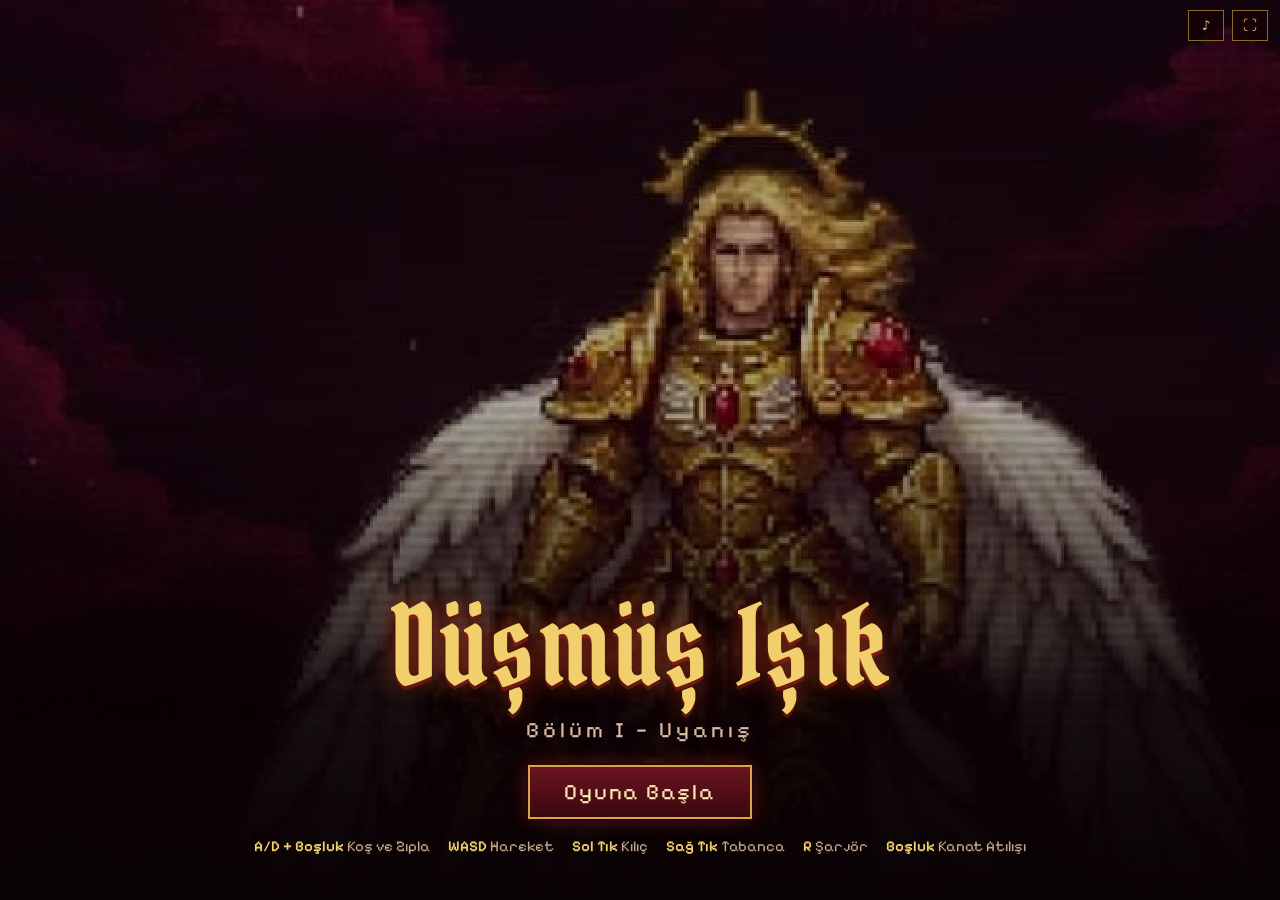
<file: index.html>
<!doctype html>
<html lang="tr">
<head>
<meta charset="utf-8">
<meta name="viewport" content="width=device-width, initial-scale=1, maximum-scale=1, user-scalable=no, viewport-fit=cover">
<meta name="theme-color" content="#120308">
<meta name="mobile-web-app-capable" content="yes">
<meta name="apple-mobile-web-app-capable" content="yes">
<title>Düşmüş Işık</title>
<link rel="preconnect" href="https://fonts.googleapis.com">
<link rel="preconnect" href="https://fonts.gstatic.com" crossorigin>
<link href="https://fonts.googleapis.com/css2?family=Pirata+One&family=Pixelify+Sans:wght@400;600&display=swap" rel="stylesheet">
<link rel="stylesheet" href="style.css">
</head>
<body>
<canvas id="game"></canvas>

<!-- Başlık ekranı -->
<div id="title" class="screen">
  <div class="title-art"></div>
  <div class="title-inner">
    <h1>Düşmüş Işık</h1>
    <p class="sub">Bölüm I — Uyanış</p>
    <button id="btn-start" class="btn">Oyuna Başla</button>
    <div class="controls-info pc-only">
      <span><b>A/D + Boşluk</b> Koş ve Zıpla</span>
      <span><b>WASD</b> Hareket</span>
      <span><b>Sol Tık</b> Kılıç</span>
      <span><b>Sağ Tık</b> Tabanca</span>
      <span><b>R</b> Şarjör</span>
      <span><b>Boşluk</b> Kanat Atılışı</span>
    </div>
    <div class="controls-info touch-only">
      <span>Sol taraf: Hareket</span>
      <span>Sağ tuşlar: Zıpla · Kılıç · Tabanca · Atılış</span>
      <span>En iyi deneyim için telefonu yan çevir</span>
    </div>
  </div>
</div>

<!-- Sinematik yazı -->
<div id="cine-text"></div>
<div id="title-card"><h2>Düşmüş Işık</h2><p>Bölüm I — Uyanış</p></div>
<div id="banner"></div>
<div id="bubble"></div>

<!-- Diyalog -->
<div id="dialog">
  <img id="dlg-portrait" src="assets/portrait.png" alt="">
  <div class="dlg-body">
    <div id="dlg-name"></div>
    <div id="dlg-text"></div>
    <div class="dlg-next">▼</div>
  </div>
</div>

<!-- HUD -->
<div id="hud">
  <div id="objective"></div>
  <div id="tip"></div>
  <div id="boss">
    <div id="boss-name">Kanlı Bekçi</div>
    <div id="boss-bar"><div id="boss-fill"></div></div>
  </div>
</div>

<div id="top-buttons">
  <button id="btn-skip" class="icon-btn">Geç ▸▸</button>
  <button id="btn-mute" class="icon-btn" title="Ses">♪</button>
  <button id="btn-full" class="icon-btn" title="Tam ekran">⛶</button>
</div>

<!-- Dokunmatik kontroller -->
<div id="touch">
  <div id="joy"><div id="joy-knob"></div></div>
  <div id="tbtns">
    <button id="t-sword" class="tbtn big">⚔</button>
    <button id="t-fire" class="tbtn">⌖</button>
    <button id="t-dash" class="tbtn small">➶</button>
    <button id="t-jump" class="tbtn big">⤒</button>
  </div>
</div>

<!-- Ölüm / Son -->
<div id="dead" class="screen overlay">
  <h2>Düştün</h2>
  <p>Ama ışık henüz sönmedi...</p>
  <button id="btn-respawn" class="btn">Yeniden Doğ</button>
</div>
<div id="end" class="screen overlay">
  <h2>Bölüm I Sonu</h2>
  <p class="sub">Devam edecek...</p>
  <p id="end-stats"></p>
  <button id="btn-again" class="btn">Tekrar Oyna</button>
</div>
<div id="pause" class="screen overlay">
  <h2>Duraklatıldı</h2>
  <button id="btn-resume" class="btn">Devam Et</button>
</div>

<script src="js/game.js"></script>
</body>
</html>
</file>
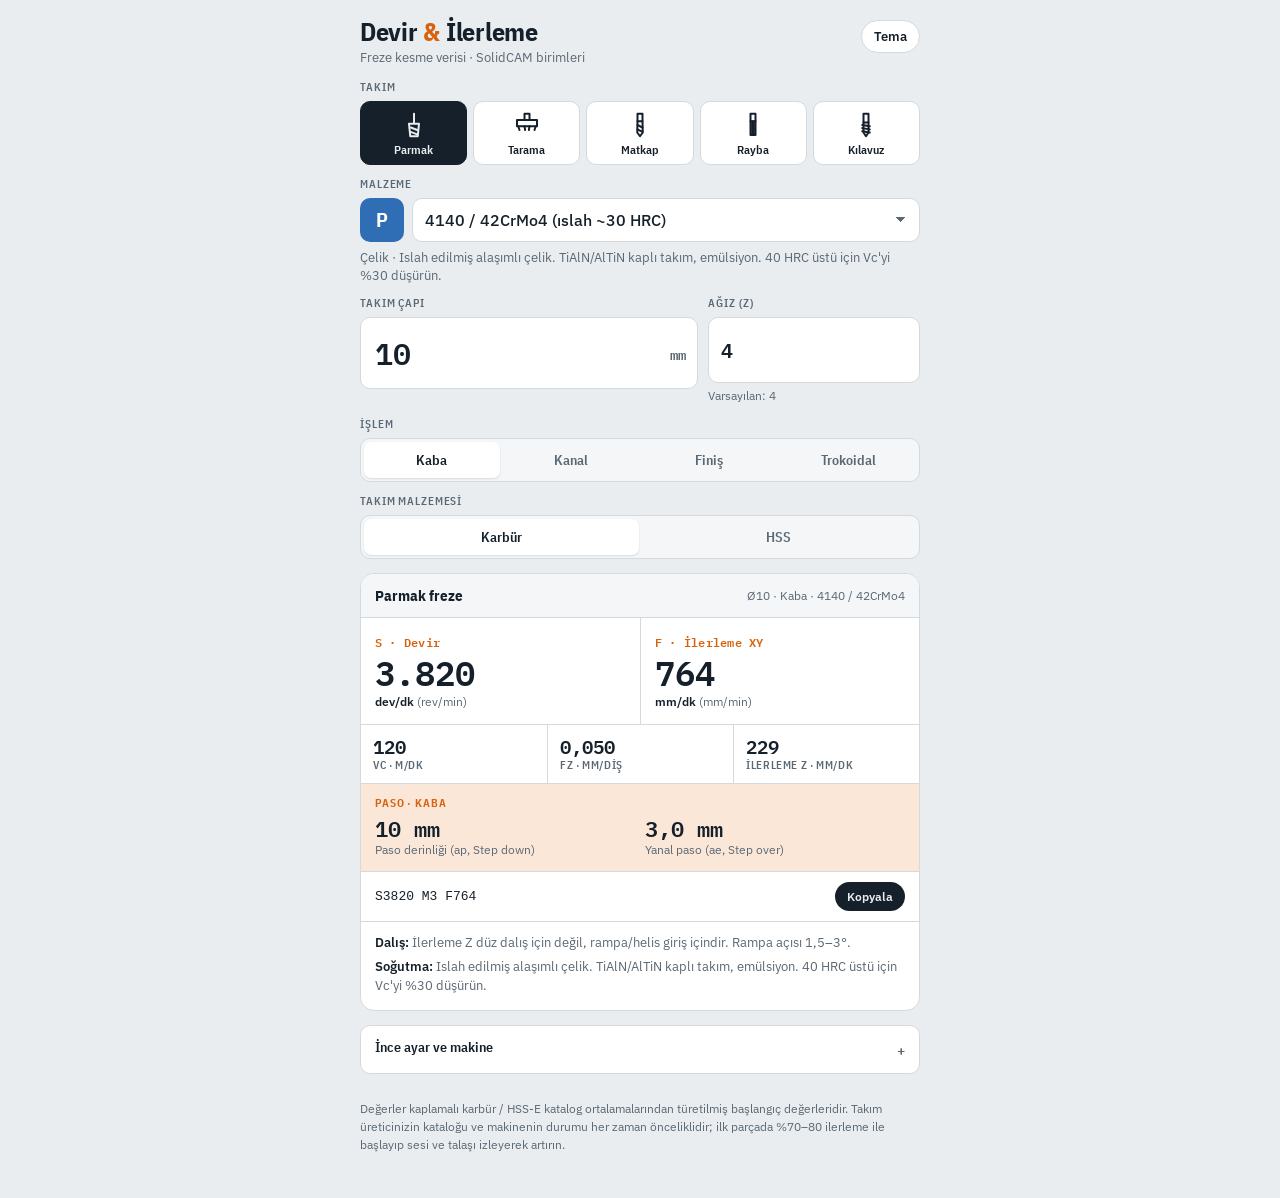
<file: freze/index.html>
<!doctype html>
<html lang="tr">
<head>
<meta charset="utf-8">
<meta name="viewport" content="width=device-width, initial-scale=1, viewport-fit=cover">
<title>Freze Devir Hesabı</title>
<meta name="claude:viewport-fit-sides" content="cover">
<meta name="theme-color" content="#E06A12">
<meta name="apple-mobile-web-app-capable" content="yes">
<meta name="mobile-web-app-capable" content="yes">
<meta name="apple-mobile-web-app-title" content="Devir Hesabı">
<link rel="manifest" href="manifest.json">
<link rel="icon" href="icon.svg" type="image/svg+xml">
<link rel="apple-touch-icon" href="icon-192.png">
<link rel="preconnect" href="https://fonts.googleapis.com">
<link rel="stylesheet" href="https://fonts.googleapis.com/css2?family=IBM+Plex+Mono:wght@500;600&family=IBM+Plex+Sans+Condensed:wght@500;600;700&family=IBM+Plex+Sans:wght@400;500;600&display=swap">
<style>
/* Layout: tek kolon atölye aleti — üstte takım/malzeme seçimi, altta SolidCAM birimlerinde sonuç kartı */
:root {
  --bg: #E9EDF0;
  --panel: #FFFFFF;
  --panel-2: #F4F6F8;
  --ink: #15202A;
  --muted: #5A6874;
  --line: #D2D9DF;
  --accent: #D9620E;
  --accent-ink: #FFFFFF;
  --accent-soft: #FBE7D8;
  --warn: #9A5B00;
  --warn-bg: #FFF2D6;
  --iso-P: #2F6DB5; --iso-M: #C99A00; --iso-K: #C8322F;
  --iso-N: #3E9A4A; --iso-S: #C9701A; --iso-O: #7E56B8;
  --f-display: "IBM Plex Sans Condensed", "Roboto Condensed", "Arial Narrow", system-ui, sans-serif;
  --f-body: "IBM Plex Sans", system-ui, -apple-system, "Segoe UI", Roboto, sans-serif;
  --f-mono: "IBM Plex Mono", ui-monospace, "SFMono-Regular", Menlo, Consolas, monospace;
  --r: 10px;
}
@media (prefers-color-scheme: dark) {
  :root:not([data-theme="light"]) {
    --bg: #10151A; --panel: #192027; --panel-2: #141A20; --ink: #E6EBEF; --muted: #93A1AC;
    --line: #2A343D; --accent: #F0873A; --accent-ink: #1A0E04; --accent-soft: #3A2414;
    --warn: #F3C46A; --warn-bg: #33270F;
    --iso-P: #6FA3E8; --iso-M: #E8C341; --iso-K: #EE6A66; --iso-N: #6CC678; --iso-S: #EE9C4E; --iso-O: #B08CE6;
    color-scheme: dark;
  }
}
:root[data-theme="dark"] {
  --bg: #10151A; --panel: #192027; --panel-2: #141A20; --ink: #E6EBEF; --muted: #93A1AC;
  --line: #2A343D; --accent: #F0873A; --accent-ink: #1A0E04; --accent-soft: #3A2414;
  --warn: #F3C46A; --warn-bg: #33270F;
  --iso-P: #6FA3E8; --iso-M: #E8C341; --iso-K: #EE6A66; --iso-N: #6CC678; --iso-S: #EE9C4E; --iso-O: #B08CE6;
  color-scheme: dark;
}
* { box-sizing: border-box; }
[hidden] { display: none !important; }
input[type=number]::-webkit-inner-spin-button, input[type=number]::-webkit-outer-spin-button { -webkit-appearance: none; margin: 0; }
input[type=number] { -moz-appearance: textfield; }
html { -webkit-text-size-adjust: 100%; }
body {
  margin: 0; background: var(--bg); color: var(--ink);
  font: 15px/1.45 var(--f-body);
  padding-left: max(16px, env(safe-area-inset-left, 0px));
  padding-right: max(16px, env(safe-area-inset-right, 0px));
  padding-block: 0 32px;
}
.wrap { max-width: 560px; margin: 0 auto; display: flex; flex-direction: column; gap: 14px; }
header.top {
  display: flex; align-items: baseline; justify-content: space-between; gap: 12px;
  padding-top: calc(env(safe-area-inset-top, 0px) + 18px);
}
h1 { font: 700 26px/1.05 var(--f-display); margin: 0; letter-spacing: -0.01em; text-wrap: balance; }
h1 span { color: var(--accent); }
.sub { color: var(--muted); font-size: 13px; margin-top: 4px; }
.iconbtn {
  background: var(--panel); border: 1px solid var(--line); color: var(--ink);
  border-radius: 999px; padding: 7px 12px; font: 600 13px var(--f-body); cursor: pointer;
}
.label {
  font: 600 11px/1 var(--f-display); text-transform: uppercase; letter-spacing: 0.08em;
  color: var(--muted); margin-bottom: 8px; display: block;
}
section.block { display: flex; flex-direction: column; }

/* Takım seçici */
.tools { display: grid; grid-template-columns: repeat(5, minmax(0, 1fr)); gap: 6px; }
.tool {
  border: 1px solid var(--line); background: var(--panel); color: var(--ink);
  border-radius: var(--r); padding: 8px 2px 7px; cursor: pointer;
  display: flex; flex-direction: column; align-items: center; gap: 4px;
  font: 600 11.5px/1.1 var(--f-display); text-align: center; min-width: 0;
}
.tool svg { width: 30px; height: 30px; stroke: currentColor; fill: none; stroke-width: 1.6; stroke-linecap: round; stroke-linejoin: round; }
.tool[aria-pressed="true"] { background: var(--ink); color: var(--bg); border-color: var(--ink); }
.tool:focus-visible, .seg button:focus-visible, select:focus-visible, input:focus-visible, .iconbtn:focus-visible {
  outline: 2px solid var(--accent); outline-offset: 2px;
}

/* Malzeme */
.matrow { display: flex; gap: 8px; align-items: stretch; }
.isobadge {
  flex: 0 0 44px; border-radius: var(--r); display: grid; place-items: center;
  font: 700 20px var(--f-display); color: #fff; background: var(--iso-P);
}
select, input[type="number"] {
  width: 100%; min-width: 0; background: var(--panel); color: var(--ink);
  border: 1px solid var(--line); border-radius: var(--r);
  font: 500 16px var(--f-body); padding: 11px 12px; appearance: none; -webkit-appearance: none;
}
select {
  background-image: linear-gradient(45deg, transparent 50%, var(--muted) 50%), linear-gradient(135deg, var(--muted) 50%, transparent 50%);
  background-position: calc(100% - 18px) 50%, calc(100% - 13px) 50%;
  background-size: 5px 5px; background-repeat: no-repeat; padding-right: 34px;
}
.matnote { color: var(--muted); font-size: 12.5px; margin-top: 6px; }

/* Çap girişi */
.inputs { display: grid; grid-template-columns: 1.6fr 1fr; gap: 10px; }
.inputs.three { grid-template-columns: 1.4fr 1fr 1fr; }
.field { display: flex; flex-direction: column; min-width: 0; }
.big {
  position: relative;
}
.big input { font: 600 30px/1 var(--f-mono); padding: 12px 44px 12px 14px; font-variant-numeric: tabular-nums; }
.big .unit { position: absolute; right: 12px; top: 50%; transform: translateY(-50%); color: var(--muted); font: 600 14px var(--f-mono); pointer-events: none; }
.small input { font: 600 20px/1 var(--f-mono); padding: 16px 12px; font-variant-numeric: tabular-nums; }
.hint { font-size: 11.5px; color: var(--muted); margin-top: 5px; }
.hint button { background: none; border: 0; color: var(--accent); font: 600 11.5px var(--f-body); padding: 0; cursor: pointer; }

/* Segment */
.seg { display: flex; background: var(--panel-2); border: 1px solid var(--line); border-radius: var(--r); padding: 3px; gap: 3px; }
.seg button {
  flex: 1 1 0; min-width: 0; border: 0; background: transparent; color: var(--muted);
  border-radius: 7px; padding: 9px 4px; font: 600 13.5px var(--f-display); cursor: pointer;
}
.seg button[aria-pressed="true"] { background: var(--panel); color: var(--ink); box-shadow: 0 1px 2px rgba(0,0,0,.12); }
.row2 { display: grid; grid-template-columns: 1fr 1fr; gap: 10px; }

/* Sonuç kartı */
.result {
  background: var(--panel); border: 1px solid var(--line); border-radius: 14px; overflow: hidden;
}
.result-head {
  display: flex; justify-content: space-between; align-items: center; gap: 8px;
  padding: 12px 14px; border-bottom: 1px solid var(--line); background: var(--panel-2);
}
.result-head .t { font: 700 15px var(--f-display); }
.result-head .m { color: var(--muted); font-size: 12px; text-align: right; }
.primary { display: grid; grid-template-columns: 1fr 1fr; }
.primary .cell { padding: 14px; min-width: 0; }
.primary .cell + .cell { border-left: 1px solid var(--line); }
.code { font: 600 12px var(--f-mono); color: var(--accent); letter-spacing: 0.02em; }
.val { font: 600 34px/1.1 var(--f-mono); font-variant-numeric: tabular-nums; margin: 2px 0; overflow-wrap: anywhere; }
.u { color: var(--muted); font-size: 12px; }
.u b { color: var(--ink); font-weight: 600; }
.grid3 { display: grid; grid-template-columns: repeat(3, minmax(0, 1fr)); border-top: 1px solid var(--line); }
.grid3 .cell { padding: 11px 12px; min-width: 0; }
.grid3 .cell:not(:nth-child(3n+1)) { border-left: 1px solid var(--line); }
.grid3 .cell:nth-child(n+4) { border-top: 1px solid var(--line); }
.grid3 .v { font: 600 19px/1.2 var(--f-mono); font-variant-numeric: tabular-nums; overflow-wrap: anywhere; }
.grid3 .k { font: 600 10.5px/1.2 var(--f-display); text-transform: uppercase; letter-spacing: .06em; color: var(--muted); }
.paso { border-top: 1px solid var(--line); padding: 12px 14px; background: var(--accent-soft); }
.paso .k { font: 700 11px var(--f-display); letter-spacing: .08em; text-transform: uppercase; color: var(--accent); }
.paso-grid { display: grid; grid-template-columns: repeat(auto-fit, minmax(120px, 1fr)); gap: 10px; margin-top: 6px; }
.paso-grid .v { font: 600 22px/1.15 var(--f-mono); font-variant-numeric: tabular-nums; }
.paso-grid .d { font-size: 12px; color: var(--muted); }
.gcode {
  border-top: 1px solid var(--line); padding: 10px 14px; font: 500 13px var(--f-mono);
  display: flex; justify-content: space-between; align-items: center; gap: 10px;
}
.gcode code { overflow-x: auto; white-space: nowrap; min-width: 0; }
.gcode button { flex: 0 0 auto; background: var(--ink); color: var(--bg); border: 0; border-radius: 999px; padding: 7px 12px; font: 600 12px var(--f-body); cursor: pointer; }
.warn { margin: 0; padding: 10px 14px; background: var(--warn-bg); color: var(--warn); font-size: 13px; border-top: 1px solid var(--line); }
.notes { padding: 12px 14px 14px; border-top: 1px solid var(--line); display: flex; flex-direction: column; gap: 6px; font-size: 13px; color: var(--muted); }
.notes p { margin: 0; }
.notes b { color: var(--ink); font-weight: 600; }

details.tune { background: var(--panel); border: 1px solid var(--line); border-radius: var(--r); }
details.tune summary { padding: 12px 14px; cursor: pointer; font: 600 14px var(--f-display); list-style: none; display: flex; justify-content: space-between; }
details.tune summary::after { content: "+"; color: var(--muted); font-family: var(--f-mono); }
details.tune[open] summary::after { content: "–"; }
details.tune .in { padding: 0 14px 14px; display: flex; flex-direction: column; gap: 12px; }
.foot { color: var(--muted); font-size: 12px; line-height: 1.5; }
.toast { position: fixed; left: 50%; bottom: calc(20px + env(safe-area-inset-bottom, 0px)); transform: translateX(-50%); background: var(--ink); color: var(--bg); padding: 9px 16px; border-radius: 999px; font: 600 13px var(--f-body); opacity: 0; transition: opacity .2s; pointer-events: none; }
.toast.on { opacity: 1; }
@media (max-width: 380px) {
  .val { font-size: 28px; }
  .tool { font-size: 10.5px; }
  .tool svg { width: 26px; height: 26px; }
}
@media (prefers-reduced-motion: reduce) { .toast { transition: none; } }
</style>
</head>
<body>
<div class="wrap">
  <header class="top">
    <div>
      <h1>Devir <span>&amp;</span> İlerleme</h1>
      <div class="sub">Freze kesme verisi · SolidCAM birimleri</div>
    </div>
    <button class="iconbtn" id="themeBtn" type="button" aria-label="Tema değiştir">Tema</button>
  </header>

  <section class="block" aria-label="Takım tipi">
    <span class="label">Takım</span>
    <div class="tools" id="tools"></div>
  </section>

  <section class="block">
    <label class="label" for="mat">Malzeme</label>
    <div class="matrow">
      <div class="isobadge" id="iso" title="ISO malzeme grubu">P</div>
      <select id="mat"></select>
    </div>
    <div class="matnote" id="matnote"></div>
  </section>

  <section class="block">
    <div class="inputs" id="inputsRow">
      <div class="field">
        <label class="label" for="dia" id="diaLabel">Takım çapı</label>
        <div class="big"><input id="dia" type="number" inputmode="decimal" min="0.1" step="0.1" value="10"><span class="unit">mm</span></div>
      </div>
      <div class="field small" id="zField">
        <label class="label" for="z" id="zLabel">Ağız (Z)</label>
        <input id="z" type="number" inputmode="numeric" min="1" step="1">
        <div class="hint" id="zHint"></div>
      </div>
      <div class="field small" id="pField" hidden>
        <label class="label" for="pitch">Hatve (P)</label>
        <input id="pitch" type="number" inputmode="decimal" min="0.1" step="0.05">
        <div class="hint" id="pHint"></div>
      </div>
    </div>
  </section>

  <section class="block" id="opBlock">
    <span class="label" id="opLabel">İşlem</span>
    <div class="seg" id="ops"></div>
  </section>

  <section class="block" id="tmBlock">
    <span class="label">Takım malzemesi</span>
    <div class="seg" id="tms"></div>
  </section>

  <article class="result" aria-live="polite">
    <div class="result-head">
      <div class="t" id="rTitle">Parmak freze</div>
      <div class="m" id="rMeta"></div>
    </div>
    <div class="primary">
      <div class="cell">
        <div class="code">S · Devir</div>
        <div class="val" id="rS">0</div>
        <div class="u"><b>dev/dk</b> (rev/min)</div>
      </div>
      <div class="cell">
        <div class="code" id="rFcode">F · İlerleme XY</div>
        <div class="val" id="rF">0</div>
        <div class="u"><b>mm/dk</b> (mm/min)</div>
      </div>
    </div>
    <div class="grid3" id="rGrid"></div>
    <p class="warn" id="rWarn" hidden></p>
    <div class="paso">
      <div class="k" id="pasoTitle">Paso</div>
      <div class="paso-grid" id="rPaso"></div>
    </div>
    <div class="gcode"><code id="rG">S0 M3 F0</code><button type="button" id="copyBtn">Kopyala</button></div>
    <div class="notes" id="rNotes"></div>
  </article>

  <details class="tune" id="tune">
    <summary>İnce ayar ve makine</summary>
    <div class="in">
      <div class="row2">
        <div class="field">
          <label class="label" for="vcOv">Vc (m/dk)</label>
          <input id="vcOv" type="number" inputmode="decimal" min="1" step="1" placeholder="öneri">
          <div class="hint" id="vcHint"></div>
        </div>
        <div class="field">
          <label class="label" for="fOv" id="fOvLabel">Fz (mm/diş)</label>
          <input id="fOv" type="number" inputmode="decimal" min="0.001" step="0.001" placeholder="öneri">
          <div class="hint" id="fHint"></div>
        </div>
      </div>
      <div class="field">
        <label class="label" for="maxS">Makine maks. devir (dev/dk)</label>
        <input id="maxS" type="number" inputmode="numeric" min="500" step="500" value="10000">
        <div class="hint">Hesaplanan devir bunu aşarsa devir sınırlanır, ilerleme aynı Fz ile yeniden hesaplanır.</div>
      </div>
      <div class="field">
        <label class="label" for="ovr">İlerleme çarpanı: <span id="ovrVal">100</span>%</label>
        <input id="ovr" type="range" min="50" max="150" step="5" value="100" style="width:100%">
        <div class="hint">Takım tutucu, bağlama rijitliği ve takım uzunluğuna göre ayarlayın.</div>
      </div>
    </div>
  </details>

  <p class="foot">Değerler kaplamalı karbür / HSS-E katalog ortalamalarından türetilmiş başlangıç değerleridir. Takım üreticinizin kataloğu ve makinenin durumu her zaman önceliklidir; ilk parçada %70–80 ilerleme ile başlayıp sesi ve talaşı izleyerek artırın.</p>
</div>
<div class="toast" id="toast" role="status">Kopyalandı</div>

<script>
(function () {
"use strict";

/* ---------- Veri ----------
   vcC/vcH  : parmak freze Vc (m/dk) karbür / HSS
   fzk      : parmak freze Fz = fzk × D (mm/diş, karbür, kaba)
   ap, ae   : kaba paso oranları (×D); slot: kanal ap/D; aeT: trokoidal ae/D
   face     : tarama kafası (karbür uç) vc, fz, kaba ap(mm)
   drill    : vcC, vcH, fk (f = fk × D mm/dev)
   ream     : vcC, vcH, fk
   tap      : vcH (HSS-E), vcC (karbür)
   peck     : gagalama Q = peck × D
*/
const M = [
  { id:"st37", g:"P", n:"St37 / S235 yapı çeliği", note:"Düşük karbonlu, kolay işlenir. Talaş sarmaya meyilli; talaş kırıcı/soğutma önerilir.",
    vcC:170, vcH:30, fzk:.006, ap:1, ae:.40, slot:.5, aeT:.12, face:{vc:220,fz:.15,ap:2.5}, drill:{vcC:100,vcH:28,fk:.020}, ream:{vcC:25,vcH:10,fk:.035}, tap:{vcH:15,vcC:30}, peck:1.0 },
  { id:"c45", g:"P", n:"C45 / 1040 çelik", note:"Orta karbonlu imalat çeliği. Emülsiyon soğutma.",
    vcC:150, vcH:25, fzk:.0055, ap:1, ae:.35, slot:.5, aeT:.10, face:{vc:200,fz:.15,ap:2}, drill:{vcC:90,vcH:24,fk:.019}, ream:{vcC:20,vcH:8,fk:.030}, tap:{vcH:12,vcC:25}, peck:1.0 },
  { id:"4140", g:"P", n:"4140 / 42CrMo4 (ıslah ~30 HRC)", note:"Islah edilmiş alaşımlı çelik. TiAlN/AlTiN kaplı takım, emülsiyon. 40 HRC üstü için Vc'yi %30 düşürün.",
    vcC:120, vcH:18, fzk:.005, ap:1, ae:.30, slot:.4, aeT:.10, face:{vc:170,fz:.14,ap:2}, drill:{vcC:75,vcH:18,fk:.017}, ream:{vcC:15,vcH:6,fk:.028}, tap:{vcH:8,vcC:18}, peck:1.0 },
  { id:"p20", g:"P", n:"1.2738 / P20 kalıp çeliği", note:"Ön sertleştirilmiş (~30–34 HRC) kalıp çeliği. 4140'a yakın parametreler.",
    vcC:115, vcH:18, fzk:.005, ap:1, ae:.30, slot:.4, aeT:.10, face:{vc:160,fz:.14,ap:2}, drill:{vcC:70,vcH:17,fk:.017}, ream:{vcC:14,vcH:6,fk:.028}, tap:{vcH:8,vcC:16}, peck:1.0 },
  { id:"2379", g:"P", n:"1.2379 / D2 takım çeliği (tavlı)", note:"Yüksek kromlu, aşındırıcı. Tavlı halde işleyin; rijit bağlama, kaplamalı karbür.",
    vcC:90, vcH:12, fzk:.0045, ap:.8, ae:.25, slot:.3, aeT:.08, face:{vc:140,fz:.12,ap:1.5}, drill:{vcC:55,vcH:12,fk:.015}, ream:{vcC:10,vcH:4,fk:.025}, tap:{vcH:5,vcC:12}, peck:.7 },
  { id:"ss", g:"M", n:"Paslanmaz çelik 304 / 316", note:"Pekleşir: takımı yerinde bekletmeyin, ilerlemeyi düşürmeyin. Bol soğutma, keskin ağız.",
    vcC:90, vcH:15, fzk:.0045, ap:1, ae:.25, slot:.3, aeT:.08, face:{vc:150,fz:.12,ap:2}, drill:{vcC:50,vcH:12,fk:.015}, ream:{vcC:10,vcH:5,fk:.025}, tap:{vcH:5,vcC:12}, peck:.5 },
  { id:"ss2", g:"M", n:"Paslanmaz 303 / 17-4PH", note:"303 kükürtlü, daha kolay işlenir; 17-4PH sertleştirilmiş halde %20 daha yavaş çalışın.",
    vcC:100, vcH:17, fzk:.0045, ap:1, ae:.28, slot:.35, aeT:.09, face:{vc:160,fz:.12,ap:2}, drill:{vcC:55,vcH:13,fk:.016}, ream:{vcC:11,vcH:5,fk:.026}, tap:{vcH:6,vcC:14}, peck:.6 },
  { id:"gg", g:"K", n:"Dökme demir GG25 / GJL-250", note:"Kısa talaş, kuru veya hava ile işlenir. Toz emişi önerilir.",
    vcC:140, vcH:22, fzk:.006, ap:1, ae:.40, slot:.5, aeT:.12, face:{vc:200,fz:.18,ap:3}, drill:{vcC:80,vcH:22,fk:.022}, ream:{vcC:20,vcH:8,fk:.040}, tap:{vcH:10,vcC:20}, peck:1.5 },
  { id:"ggg", g:"K", n:"Sfero döküm GGG40 / GJS-400", note:"Dökme demirden daha tok; emülsiyon kullanılabilir.",
    vcC:120, vcH:20, fzk:.0055, ap:1, ae:.35, slot:.45, aeT:.10, face:{vc:170,fz:.15,ap:2.5}, drill:{vcC:70,vcH:20,fk:.020}, ream:{vcC:18,vcH:7,fk:.035}, tap:{vcH:9,vcC:18}, peck:1.2 },
  { id:"al", g:"N", n:"Alüminyum 6061 / 7075 (dövme)", note:"2–3 ağızlı, parlak veya DLC kaplı takım. Bol soğutma ya da MQL; talaş tahliyesi kritik.",
    vcC:300, vcH:90, fzk:.010, ap:1, ae:.50, slot:1, aeT:.15, face:{vc:600,fz:.15,ap:4}, drill:{vcC:150,vcH:60,fk:.025}, ream:{vcC:60,vcH:20,fk:.050}, tap:{vcH:20,vcC:40}, peck:3 },
  { id:"alc", g:"N", n:"Döküm alüminyum (AlSi)", note:"Silisyum aşındırır; DLC/elmas kaplı takım tercih edin.",
    vcC:220, vcH:60, fzk:.008, ap:.8, ae:.40, slot:.8, aeT:.12, face:{vc:400,fz:.12,ap:3}, drill:{vcC:120,vcH:45,fk:.020}, ream:{vcC:50,vcH:15,fk:.040}, tap:{vcH:15,vcC:30}, peck:2 },
  { id:"brass", g:"N", n:"Pirinç (CuZn39Pb3)", note:"Kısa talaş, kuru veya hava ile işlenir. Sıfır/negatif talaş açılı takım çekilmeyi önler.",
    vcC:200, vcH:60, fzk:.008, ap:1, ae:.50, slot:.8, aeT:.15, face:{vc:300,fz:.15,ap:3}, drill:{vcC:100,vcH:50,fk:.022}, ream:{vcC:40,vcH:20,fk:.040}, tap:{vcH:18,vcC:35}, peck:2 },
  { id:"bronze", g:"N", n:"Bronz (CuSn / Al-bronz)", note:"Alüminyum bronzu daha zordur; bu değerleri %20 düşürün.",
    vcC:140, vcH:35, fzk:.006, ap:.8, ae:.40, slot:.6, aeT:.12, face:{vc:220,fz:.12,ap:2.5}, drill:{vcC:80,vcH:30,fk:.020}, ream:{vcC:30,vcH:12,fk:.035}, tap:{vcH:12,vcC:25}, peck:1.5 },
  { id:"cu", g:"N", n:"Bakır (Cu-ETP / elektrolitik)", note:"Yapışkan ve sünek. Keskin, parlatılmış ağızlı takım; bol soğutma.",
    vcC:180, vcH:45, fzk:.007, ap:.8, ae:.40, slot:.6, aeT:.12, face:{vc:250,fz:.12,ap:2.5}, drill:{vcC:90,vcH:35,fk:.020}, ream:{vcC:30,vcH:12,fk:.035}, tap:{vcH:10,vcC:20}, peck:1.5 },
  { id:"ti", g:"S", n:"Titanyum Ti6Al4V", note:"Isıyı takıma verir. Düşük Vc, sabit yük, yüksek basınçlı soğutma.",
    vcC:50, vcH:10, fzk:.004, ap:1, ae:.20, slot:.25, aeT:.08, face:{vc:50,fz:.10,ap:1.5}, drill:{vcC:35,vcH:8,fk:.012}, ream:{vcC:8,vcH:3,fk:.020}, tap:{vcH:4,vcC:8}, peck:.5 },
  { id:"pa6", g:"O", n:"Kestamit (döküm PA6)", note:"Isınırsa şişer/erir: hava soğutma, keskin 1–2 ağızlı takım. Ölçüyü parça soğuduktan sonra alın.",
    vcC:250, vcH:150, fzk:.012, ap:1, ae:.50, slot:1, aeT:.20, face:{vc:400,fz:.15,ap:4}, drill:{vcC:80,vcH:60,fk:.030}, ream:{vcC:40,vcH:25,fk:.050}, tap:{vcH:20,vcC:30}, peck:1.5 },
  { id:"ptfe", g:"O", n:"Teflon (PTFE)", note:"Çok yumuşak ve esner. Keskin takım, hafif bağlama, son pasoda ince talaş. Isıl genleşmesi yüksek.",
    vcC:220, vcH:150, fzk:.012, ap:1, ae:.50, slot:1, aeT:.20, face:{vc:350,fz:.15,ap:3}, drill:{vcC:60,vcH:50,fk:.030}, ream:{vcC:30,vcH:20,fk:.050}, tap:{vcH:15,vcC:25}, peck:1.5 },
  { id:"pom", g:"O", n:"POM / Delrin (asetal)", note:"En kolay işlenen plastik. Hava soğutma, keskin takım.",
    vcC:300, vcH:180, fzk:.012, ap:1, ae:.50, slot:1, aeT:.20, face:{vc:400,fz:.15,ap:4}, drill:{vcC:90,vcH:60,fk:.030}, ream:{vcC:40,vcH:25,fk:.050}, tap:{vcH:20,vcC:30}, peck:2 },
  { id:"pe", g:"O", n:"PE-HD / PE-1000 (polietilen)", note:"Uzun lifli talaş verir; tek ağızlı takım ve hava ile talaş tahliyesi.",
    vcC:300, vcH:180, fzk:.014, ap:1, ae:.50, slot:1, aeT:.20, face:{vc:400,fz:.18,ap:4}, drill:{vcC:80,vcH:60,fk:.035}, ream:{vcC:40,vcH:25,fk:.050}, tap:{vcH:20,vcC:30}, peck:1.5 },
  { id:"pmma", g:"O", n:"Pleksi (PMMA / akrilik)", note:"Çatlamaya ve erimeye hassas. Tek ağız / O-flute takım, hava soğutma, delikte düşük ilerleme.",
    vcC:200, vcH:120, fzk:.008, ap:.8, ae:.40, slot:.6, aeT:.15, face:{vc:300,fz:.10,ap:2}, drill:{vcC:50,vcH:40,fk:.020}, ream:{vcC:25,vcH:15,fk:.040}, tap:{vcH:12,vcC:20}, peck:1 }
];
const ISO_NAME = { P:"Çelik", M:"Paslanmaz", K:"Döküm", N:"Demir dışı", S:"Süper alaşım", O:"Plastik" };

const TOOLS = [
  { id:"end",  n:"Parmak freze", s:"Parmak", svg:'<path d="M12 3v8M8 11h8l-1 10H9z"/><path d="M9.5 14l5 2M9.3 17.5l5.2 2"/>' },
  { id:"face", n:"Tarama kafası", s:"Tarama", svg:'<path d="M10 3h4v5h-4z"/><path d="M4 8h16v5H4z"/><path d="M5 13l1 3M10 13l.5 3M14 13l-.5 3M19 13l-1 3"/>' },
  { id:"drill",n:"Matkap", s:"Matkap", svg:'<path d="M10 3h4v6h-4z"/><path d="M10 9l-.2 9L12 21l2.2-3L14 9"/><path d="M10 12l4 2M10 15.5l4 2"/>' },
  { id:"ream", n:"Rayba", s:"Rayba", svg:'<path d="M10 3h4v6h-4z"/><path d="M10 9v11h4V9"/><path d="M11.3 9v11M12.7 9v11"/>' },
  { id:"tap",  n:"Kılavuz (diş çekme)", s:"Kılavuz", svg:'<path d="M10 3h4v7h-4z"/><path d="M10 10v8l2 3 2-3v-8"/><path d="M9 12l6 1M9 14.5l6 1M9 17l6 1"/>' }
];
const OPS = {
  end:  [["kaba","Kaba"],["kanal","Kanal"],["finis","Finiş"],["trok","Trokoidal"]],
  face: [["kaba","Kaba"],["finis","Finiş"]],
  drill:[["std","Standart"],["derin","Derin delik"]],
  ream: [["std","Standart"]],
  tap:  [["rijit","Rijit (G84)"],["form","Form (talaşsız)"]]
};
const COARSE = [[1,.25],[1.2,.25],[1.4,.3],[1.6,.35],[2,.4],[2.5,.45],[3,.5],[3.5,.6],[4,.7],[5,.8],[6,1],[7,1],[8,1.25],[10,1.5],[12,1.75],[14,2],[16,2],[18,2.5],[20,2.5],[22,2.5],[24,3],[27,3],[30,3.5],[33,3.5],[36,4],[39,4],[42,4.5],[48,5]];

/* ---------- Durum ---------- */
const st = { tool:"end", mat:"4140", op:{ end:"kaba", face:"kaba", drill:"std", ream:"std", tap:"rijit" }, tm:{ end:"C", drill:"C", ream:"C", tap:"H" },
  dia:{ end:10, face:50, drill:8.5, ream:10, tap:10 }, z:{}, pitch:null };
const store = {
  get(k){ try { return JSON.parse(localStorage.getItem("frezeHesap."+k)); } catch(e){ return null; } },
  set(k,v){ try { localStorage.setItem("frezeHesap."+k, JSON.stringify(v)); } catch(e){} }
};
const saved = store.get("state");
if (saved && typeof saved === "object") Object.assign(st, saved, { z: saved.z || {}, op: Object.assign(st.op, saved.op||{}), dia: Object.assign(st.dia, saved.dia||{}), tm: Object.assign(st.tm, typeof saved.tm === "object" ? saved.tm : {}) });
const $ = id => document.getElementById(id);
if (store.get("maxS")) $("maxS").value = store.get("maxS");

/* ---------- Yardımcılar ---------- */
const PI = Math.PI;
const rpm = (vc, d) => vc * 1000 / (PI * d);
const curve = (k, d, knee, tail) => k * Math.min(d, knee) + k * tail * Math.max(0, d - knee);
const fmt = (x, dec) => {
  if (!isFinite(x)) return "–";
  return x.toLocaleString("tr-TR", { minimumFractionDigits: dec, maximumFractionDigits: dec });
};
const r3 = x => x >= 0.1 ? fmt(x, 2) : fmt(x, 3);
const mm = x => (x >= 10 ? fmt(x, 0) : x >= 1 ? fmt(x, 1) : fmt(x, 2)) + " mm";
const nearestPitch = d => COARSE.reduce((b, c) => Math.abs(c[0]-d) < Math.abs(b[0]-d) ? c : b)[1];
const defZ = (tool, d, m) => {
  if (tool === "end") return m.g === "O" ? 2 : (m.g === "N" ? 3 : (d < 3 ? 2 : 4));
  if (tool === "face") return Math.max(3, Math.round(d / 12));
  if (tool === "drill") return 2;
  if (tool === "ream") return d < 6 ? 4 : d <= 12 ? 6 : 8;
  return 3;
};
const reamAllow = d => d <= 3 ? .1 : d <= 6 ? .15 : d <= 12 ? .2 : d <= 20 ? .25 : d <= 30 ? .3 : .4;

/* ---------- Hesap ---------- */
function calc() {
  const m = M.find(x => x.id === st.mat) || M[2];
  const tool = st.tool, op = st.op[tool], D = Math.max(0.1, +st.dia[tool] || 0);
  const Z = Math.max(1, Math.round(+st.z[tool] || defZ(tool, D, m)));
  const hss = st.tm[tool] === "H";
  const out = { m, tool, op, D, Z, cells: [], paso: [], notes: [], warn: null, feedPerRev: false };
  let vc, fz, f; // fz: mm/diş, f: mm/dev

  if (tool === "end") {
    vc = hss ? m.vcH : m.vcC;
    fz = Math.max(0.003, curve(m.fzk, D, 16, .35)) * (hss ? .7 : 1);
    let ap, ae, fzM = 1, vcM = 1, plunge = .3;
    if (op === "kaba")  { ap = m.ap * D * (hss ? .6 : 1); ae = m.ae * D; }
    if (op === "kanal") { ap = m.slot * D * (hss ? .6 : 1); ae = D; vcM = .85; fzM = .8; plunge = .25; }
    if (op === "finis") { ap = Math.min(1.5, Math.max(1, m.ap * 1.2)) * D; ae = Math.min(.5, Math.max(.1, .05 * D)); vcM = 1.15; fzM = .8; }
    if (op === "trok")  { ap = 2 * D; ae = m.aeT * D; vcM = hss ? 1.1 : 1.3; fzM = 1.6; }
    vc *= vcM; fz *= fzM;
    if (D < 3 && op !== "finis") ap = Math.min(ap, .5 * D);
    out.ap = ap; out.ae = ae; out.plunge = plunge;
  }
  if (tool === "face") {
    vc = m.face.vc * (op === "finis" ? 1.2 : 1);
    fz = m.face.fz * (op === "finis" ? .6 : 1);
    out.ap = op === "finis" ? (m.g === "N" || m.g === "O" ? .5 : .3) : m.face.ap;
    out.ae = .7 * D;
  }
  if (tool === "drill") {
    vc = hss ? m.drill.vcH : m.drill.vcC;
    f = Math.max(.01, curve(m.drill.fk, D, 20, .3)) * (hss ? .8 : 1);
    if (op === "derin") { vc *= .85; f *= .85; }
  }
  if (tool === "ream") {
    vc = hss ? m.ream.vcH : m.ream.vcC;
    f = Math.max(.05, curve(m.ream.fk, D, 20, .3));
  }
  if (tool === "tap") {
    vc = hss ? m.tap.vcH : m.tap.vcC;
    if (op === "form") vc *= 1.3;
    out.P = +st.pitch > 0 ? +st.pitch : nearestPitch(D);
  }

  // Kullanıcı ince ayarı
  const vcOv = +$("vcOv").value, fOv = +$("fOv").value;
  out.vcSug = vc; out.fSug = (tool === "end" || tool === "face") ? fz : (tool === "tap" ? out.P : f);
  if (vcOv > 0) vc = vcOv;
  if (fOv > 0 && tool !== "tap") { if (tool === "end" || tool === "face") fz = fOv; else f = fOv; }

  let S = rpm(vc, D);
  const maxS = Math.max(500, +$("maxS").value || 10000);
  if (S > maxS) {
    out.warn = "Hesaplanan devir " + fmt(Math.round(S), 0) + " dev/dk, makine sınırı " + fmt(maxS, 0) + ". Devir sınırlandı; ilerleme aynı Fz ile düşürüldü.";
    S = maxS;
  }
  S = Math.round(S);
  const vcAct = PI * D * S / 1000;
  const ovr = (+$("ovr").value || 100) / 100;

  let F, Fz;
  if (tool === "end" || tool === "face") {
    F = S * Z * fz * ovr; f = Z * fz;
  } else if (tool === "tap") {
    F = S * out.P; f = out.P; // kılavuzda ilerleme çarpanı uygulanmaz
  } else {
    F = S * f * ovr; fz = f / Z;
  }
  F = tool === "tap" ? Math.round(F * 10) / 10 : Math.round(F);
  out.S = S; out.F = F; out.vc = vcAct; out.fz = fz; out.f = f;
  return out;
}

/* ---------- Çizim ---------- */
function render() {
  const o = calc(), m = o.m, t = TOOLS.find(x => x.id === o.tool);
  $("iso").textContent = m.g;
  $("iso").style.background = "var(--iso-" + m.g + ")";
  $("matnote").textContent = ISO_NAME[m.g] + " · " + m.note;
  $("rTitle").textContent = t.n;
  const opName = (OPS[o.tool].find(x => x[0] === o.op) || ["",""])[1];
  $("rMeta").textContent = (o.tool === "tap" ? "M" + fmt(o.D, o.D % 1 ? 1 : 0) + "×" + fmt(o.P, 2).replace(/,?0+$/, "") : "Ø" + fmt(o.D, o.D % 1 ? 1 : 0)) + " · " + opName + " · " + m.n.split(" (")[0];
  $("rS").textContent = fmt(o.S, 0);
  $("rF").textContent = fmt(o.F, o.F % 1 ? 1 : 0);

  const cells = [];
  const isMill = o.tool === "end" || o.tool === "face";
  $("rFcode").textContent = isMill ? "F · İlerleme XY" : "F · İlerleme Z";
  cells.push(["Vc · m/dk", fmt(o.vc, 0)]);
  if (isMill) {
    cells.push(["Fz · mm/diş", r3(o.fz)]);
    if (o.tool === "end") cells.push(["İlerleme Z · mm/dk", fmt(Math.round(o.F * o.plunge), 0)]);
    else cells.push(["f · mm/dev", r3(o.f)]);
  } else if (o.tool === "tap") {
    cells.push(["Hatve · mm/dev", fmt(o.P, 2)]);
    cells.push(["Ön delik · mm", fmt(o.op === "form" ? o.D - .45 * o.P : o.D - o.P, 2)]);
  } else {
    cells.push(["f · mm/dev", r3(o.f)]);
    cells.push(["Fz · mm/diş", r3(o.fz)]);
  }
  $("rGrid").innerHTML = cells.map(c => '<div class="cell"><div class="v">' + c[1] + '</div><div class="k">' + c[0] + '</div></div>').join("");

  const w = $("rWarn"); w.hidden = !o.warn; w.textContent = o.warn || "";

  // Paso
  const p = [], notes = [];
  const P = (v, d) => p.push('<div><div class="v">' + v + '</div><div class="d">' + d + '</div></div>');
  let pasoTitle = "Paso";
  if (o.tool === "end") {
    pasoTitle = "Paso · " + opName.toLowerCase();
    P(mm(o.ap), "Paso derinliği (ap, Step down)");
    P(mm(o.ae), o.op === "kanal" ? "Yanal paso (ae) · tam kanal" : "Yanal paso (ae, Step over)");
    if (o.op === "trok") notes.push("<b>Trokoidal / HSM:</b> ap, takımın kesici boyu kadar verilebilir (2×D'ye kadar). SolidCAM'de iMachining veya HSM kaba işleme ile kullanın; Fz talaş incelmesi için artırıldı.");
    if (o.op === "kanal") notes.push("<b>Kanal:</b> takım tam çapla çalışır, Vc ve Fz düşürüldü. Derin kanalda trokoidal tercih edin.");
    if (o.op === "finis") notes.push("<b>Finiş:</b> kaba işlemden sonra yan duvarda bırakılan pay 0,1–0,3 mm olmalı. Tırmanma (climb) frezeleme önerilir.");
    notes.push("<b>Dalış:</b> İlerleme Z düz dalış için değil, rampa/helis giriş içindir. Rampa açısı " + (m.g === "N" || m.g === "O" ? "3–5°" : "1,5–3°") + ".");
    if (st.tm.end === "H") notes.push("<b>HSS:</b> paso derinliği karbüre göre %40 azaltıldı.");
  } else if (o.tool === "face") {
    pasoTitle = "Paso · " + opName.toLowerCase();
    P(mm(o.ap), "Paso derinliği (ap)");
    P(mm(o.ae), "Kesme genişliği (ae ≈ 0,7×D)");
    notes.push("<b>Tarama:</b> kafa çapının ~%70'i ile ve parçanın ortasından kaydırılarak çalışın; uç girişte darbeyi azaltır. Kenardan girişte yay (roll-in) kullanın.");
    notes.push("<b>Ağız sayısı</b> kafadaki uç sayısıdır; kendi kafanıza göre düzeltin.");
  } else if (o.tool === "drill") {
    const q = Math.max(.5, m.peck * o.D);
    P(mm(q), "Gagalama derinliği (Q)");
    P(fmt(o.D * 3, 0) + " mm", "Bu derinliğe kadar gagasız (G81)");
    notes.push("<b>Döngü:</b> delik 3×D'den derinse G83 (gagalamalı), talaş kırma için G73 kullanın. İçten soğutmalı matkapta gagalama gerekmez.");
    if (o.op === "derin") notes.push("<b>Derin delik:</b> önce aynı çapta 1,5×D derinliğinde pilot delik açın; Vc ve f %15 düşürüldü.");
    if (st.tm.drill === "C") notes.push("<b>Karbür matkap:</b> punta matkabı açısı matkap uç açısına eşit veya büyük olmalı (140°).");
  } else if (o.tool === "ream") {
    const al = reamAllow(o.D);
    pasoTitle = "Rayba payı";
    P(mm(al), "Çapta talaş payı");
    P(fmt(o.D - al, 2) + " mm", "Ön delik matkabı");
    notes.push("<b>Rayba:</b> aynı devirle girip çıkın, delik dibinde beklemeyin. Kör delikte ön deliği 2–3 mm derin açın.");
  } else if (o.tool === "tap") {
    pasoTitle = "Ön delik ve diş";
    const pre = o.op === "form" ? o.D - .45 * o.P : o.D - o.P;
    P(fmt(pre, 2) + " mm", o.op === "form" ? "Form kılavuz ön deliği" : "Ön delik matkabı (D − P)");
    P(fmt(o.P, 2) + " mm", "Hatve · F = S × P");
    notes.push("<b>Rijit kılavuz çekme:</b> İlerleme Z her zaman devir × hatve olmalı; ilerleme çarpanı burada uygulanmaz. SolidCAM'de Drilling → Tapping döngüsünü seçin.");
    notes.push("<b>Hatve</b> metrik kaba diş tablosundan otomatik gelir; ince diş için hatveyi elle girin.");
  }
  $("pasoTitle").textContent = pasoTitle;
  $("rPaso").innerHTML = p.join("");
  notes.push("<b>Soğutma:</b> " + m.note);
  $("rNotes").innerHTML = notes.map(n => "<p>" + n + "</p>").join("");

  const g = "S" + o.S + " M3  F" + o.F;
  $("rG").textContent = g;

  // İpuçları
  $("vcHint").textContent = "Öneri: " + fmt(o.vcSug, 0) + " m/dk";
  const fname = (o.tool === "end" || o.tool === "face") ? "Fz (mm/diş)" : (o.tool === "tap" ? "Hatve (sabit)" : "f (mm/dev)");
  $("fOvLabel").textContent = fname;
  $("fOv").disabled = o.tool === "tap";
  $("fHint").textContent = o.tool === "tap" ? "Hatve yukarıdan girilir" : "Öneri: " + r3(o.fSug);
  $("zHint").innerHTML = "Varsayılan: " + defZ(o.tool, o.D, m) + (st.z[o.tool] ? ' · <button type="button" id="zReset">sıfırla</button>' : "");
  const zr = $("zReset"); if (zr) zr.onclick = () => { delete st.z[st.tool]; sync(); };
  if (o.tool === "tap") $("pHint").innerHTML = "Kaba: " + fmt(nearestPitch(o.D), 2) + (st.pitch ? ' · <button type="button" id="pReset">sıfırla</button>' : "");
  const pr = $("pReset"); if (pr) pr.onclick = () => { st.pitch = null; sync(); };

  lastText = [t.n + " — " + $("rMeta").textContent,
    "Devir S: " + fmt(o.S,0) + " dev/dk",
    (isMill ? "İlerleme XY F: " : "İlerleme Z F: ") + fmt(o.F,0) + " mm/dk",
    "Vc: " + fmt(o.vc,0) + " m/dk",
    ...[...document.querySelectorAll("#rPaso > div")].map(el => el.querySelector(".d").textContent + ": " + el.querySelector(".v").textContent),
    g].join("\n");
  store.set("state", { tool: st.tool, mat: st.mat, op: st.op, tm: st.tm, dia: st.dia, z: st.z, pitch: st.pitch });
}
let lastText = "";

/* ---------- Kontroller ---------- */
function buildTools() {
  $("tools").innerHTML = TOOLS.map(t => '<button type="button" class="tool" data-t="' + t.id + '" aria-pressed="false" aria-label="' + t.n + '"><svg viewBox="0 0 24 24" aria-hidden="true">' + t.svg + '</svg>' + t.s + '</button>').join("");
  $("tools").onclick = e => {
    const b = e.target.closest(".tool"); if (!b) return;
    st.tool = b.dataset.t; $("vcOv").value = ""; $("fOv").value = ""; sync();
  };
}
function buildMats() {
  const groups = {};
  M.forEach(m => (groups[m.g] = groups[m.g] || []).push(m));
  $("mat").innerHTML = Object.keys(groups).map(g => '<optgroup label="' + g + " · " + ISO_NAME[g] + '">' +
    groups[g].map(m => '<option value="' + m.id + '">' + m.n + '</option>').join("") + '</optgroup>').join("");
  $("mat").onchange = () => { st.mat = $("mat").value; $("vcOv").value = ""; $("fOv").value = ""; sync(); };
}
function seg(el, items, cur, onPick) {
  el.innerHTML = items.map(i => '<button type="button" data-v="' + i[0] + '" aria-pressed="' + (i[0] === cur) + '">' + i[1] + '</button>').join("");
  el.onclick = e => { const b = e.target.closest("button"); if (b) onPick(b.dataset.v); };
}
function sync() {
  const tool = st.tool, m = M.find(x => x.id === st.mat) || M[2];
  document.querySelectorAll(".tool").forEach(b => b.setAttribute("aria-pressed", b.dataset.t === tool));
  $("mat").value = st.mat;
  $("dia").value = st.dia[tool];
  $("diaLabel").textContent = tool === "tap" ? "Diş çapı (M)" : tool === "face" ? "Kafa çapı" : "Takım çapı";
  const isTap = tool === "tap";
  $("pField").hidden = !isTap;
  $("zField").hidden = isTap || tool === "drill";
  $("inputsRow").className = "inputs";
  $("zLabel").textContent = tool === "face" ? "Uç sayısı (Z)" : "Ağız (Z)";
  $("z").value = st.z[tool] || defZ(tool, +st.dia[tool], m);
  if (isTap) $("pitch").value = st.pitch || nearestPitch(+st.dia[tool]);
  seg($("ops"), OPS[tool], st.op[tool], v => { st.op[tool] = v; sync(); });
  $("opBlock").hidden = OPS[tool].length < 2;
  $("opLabel").textContent = tool === "tap" ? "Kılavuz tipi" : "İşlem";
  const tms = tool === "tap" ? [["H","HSS-E"],["C","Karbür"]] : [["C","Karbür"],["H","HSS"]];
  $("tmBlock").hidden = tool === "face";
  seg($("tms"), tms, st.tm[tool] || "C", v => { st.tm[tool] = v; sync(); });
  render();
}

$("dia").addEventListener("input", () => { const v = parseFloat($("dia").value.replace(",", ".")); if (v > 0) { st.dia[st.tool] = v; if (st.tool === "tap") st.pitch = null; if (st.tool === "tap") $("pitch").value = nearestPitch(v); if (!st.z[st.tool]) $("z").value = defZ(st.tool, v, M.find(x => x.id === st.mat)); render(); } });
$("z").addEventListener("input", () => { const v = parseInt($("z").value, 10); if (v > 0) { st.z[st.tool] = v; render(); } });
$("pitch").addEventListener("input", () => { const v = parseFloat($("pitch").value); if (v > 0) { st.pitch = v; render(); } });
["vcOv", "fOv"].forEach(id => $(id).addEventListener("input", render));
$("maxS").addEventListener("input", () => { store.set("maxS", $("maxS").value); render(); });
$("ovr").addEventListener("input", () => { $("ovrVal").textContent = $("ovr").value; render(); });
$("dia").addEventListener("focus", () => $("dia").select());

$("copyBtn").addEventListener("click", () => {
  const done = () => { const t = $("toast"); t.classList.add("on"); setTimeout(() => t.classList.remove("on"), 1400); };
  try {
    navigator.clipboard.writeText(lastText).then(done, () => { selectG(); });
  } catch (e) { selectG(); }
});
function selectG() { const r = document.createRange(); r.selectNodeContents($("rG")); const s = getSelection(); s.removeAllRanges(); s.addRange(r); }

// Tema
const th = store.get("theme");
if (th) document.documentElement.setAttribute("data-theme", th);
$("themeBtn").addEventListener("click", () => {
  const cur = document.documentElement.getAttribute("data-theme") || (matchMedia("(prefers-color-scheme: dark)").matches ? "dark" : "light");
  const next = cur === "dark" ? "light" : "dark";
  document.documentElement.setAttribute("data-theme", next); store.set("theme", next);
});

buildTools(); buildMats(); sync();

// Çevrimdışı kullanım (PWA)
if ("serviceWorker" in navigator && location.protocol.indexOf("http") === 0) {
  try { navigator.serviceWorker.register("sw.js").catch(() => {}); } catch (e) {}
}
})();
</script>
</body>
</html>
</file>
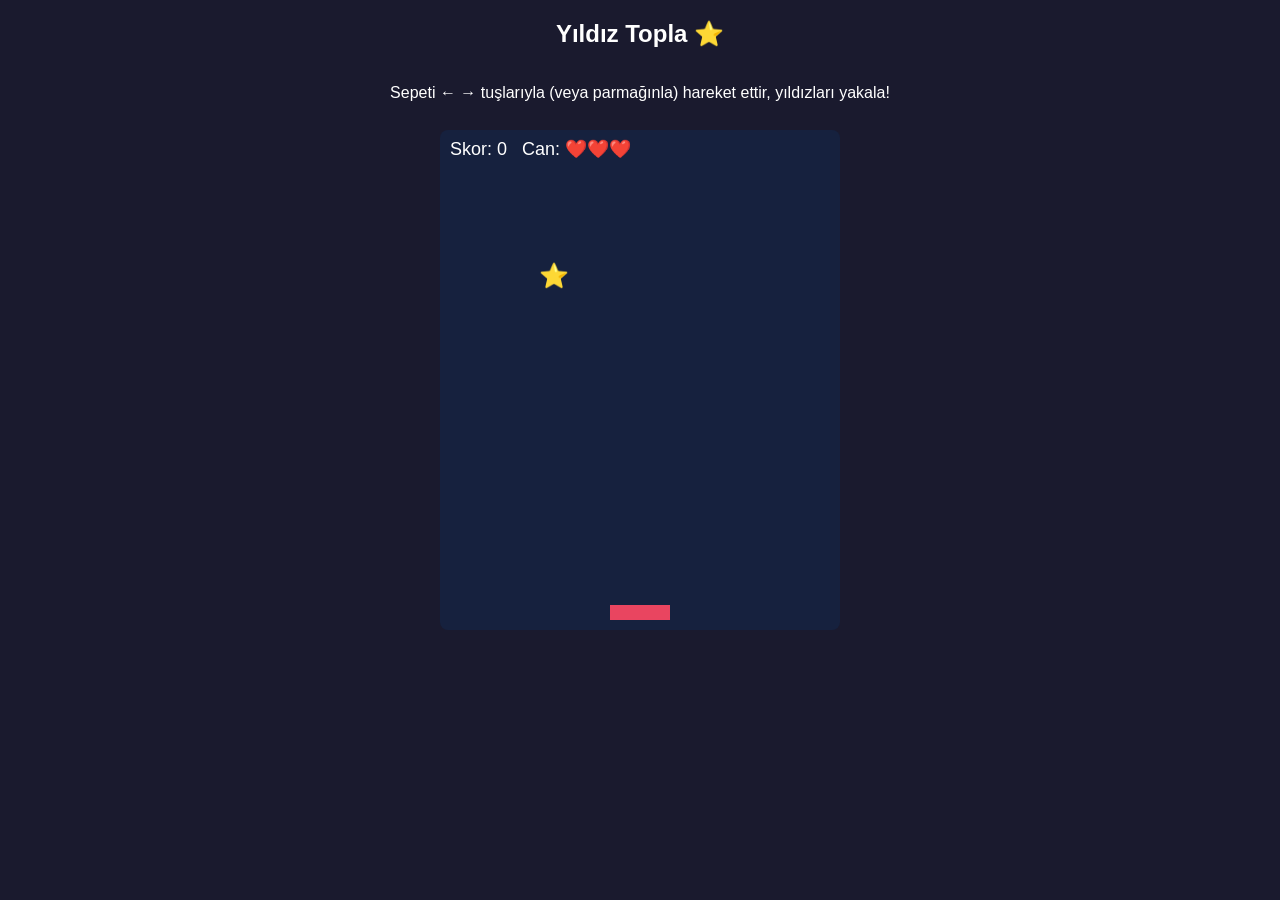
<file: yildiz-topla.html>
<!doctype html>
<html lang="tr">
<head>
<meta charset="utf-8">
<meta name="viewport" content="width=device-width, initial-scale=1">
<title>Oyun</title>
<style>
  body { margin:0; background:#1a1a2e; color:#fff; font-family:sans-serif; display:flex; flex-direction:column; align-items:center; }
  canvas { background:#16213e; border-radius:8px; margin-top:12px; max-width:100%; touch-action:none; }
</style>
</head>
<body>
<h2>Yıldız Topla ⭐</h2>
<p>Sepeti ← → tuşlarıyla (veya parmağınla) hareket ettir, yıldızları yakala!</p>
<canvas id="c" width="400" height="500"></canvas>
<script>
const c = document.getElementById('c'), ctx = c.getContext('2d');
let x = 170, skor = 0, can = 3, yildizlar = [], tuslar = {};
addEventListener('keydown', e => tuslar[e.key] = true);
addEventListener('keyup', e => tuslar[e.key] = false);
c.addEventListener('pointermove', e => { const r = c.getBoundingClientRect(); x = (e.clientX - r.left) * c.width / r.width - 30; });
function dongu() {
  if (tuslar.ArrowLeft) x -= 6;
  if (tuslar.ArrowRight) x += 6;
  x = Math.max(0, Math.min(340, x));
  if (Math.random() < 0.03) yildizlar.push({ x: Math.random() * 380 + 10, y: 0, h: 2 + Math.random() * 2 + skor / 20 });
  ctx.clearRect(0, 0, 400, 500);
  ctx.font = '24px sans-serif';
  yildizlar.forEach(s => { s.y += s.h; ctx.fillText('⭐', s.x - 12, s.y); });
  yildizlar = yildizlar.filter(s => {
    if (s.y > 470 && s.y < 490 && s.x > x && s.x < x + 60) { skor++; return false; }
    if (s.y > 500) { can--; return false; }
    return true;
  });
  ctx.fillStyle = '#e94560'; ctx.fillRect(x, 475, 60, 15);
  ctx.fillStyle = '#fff'; ctx.font = '18px sans-serif';
  ctx.fillText('Skor: ' + skor + '   Can: ' + '❤️'.repeat(Math.max(0, can)), 10, 25);
  if (can <= 0) {
    ctx.font = '32px sans-serif'; ctx.fillText('Oyun Bitti!', 120, 240);
    ctx.font = '18px sans-serif'; ctx.fillText('Tekrar için tıkla', 135, 275);
    c.onclick = () => { skor = 0; can = 3; yildizlar = []; c.onclick = null; requestAnimationFrame(dongu); };
    return;
  }
  requestAnimationFrame(dongu);
}
dongu();
</script>
</body>
</html>
</file>
<file: style.css>
* { box-sizing: border-box; -webkit-tap-highlight-color: transparent; }
html, body {
  margin: 0; padding: 0; width: 100%; height: 100%; overflow: hidden;
  background: #0b0205; color: #f1e6d0;
  font-family: 'Pixelify Sans', monospace;
  user-select: none; -webkit-user-select: none; touch-action: none;
}
#game {
  position: fixed; left: 0; top: 0;
  image-rendering: pixelated; image-rendering: crisp-edges;
  cursor: crosshair;
}
button { font-family: inherit; }

/* ---------- Ekranlar ---------- */
.screen {
  position: fixed; inset: 0; display: none;
  flex-direction: column; align-items: center; justify-content: center;
  text-align: center; z-index: 20;
}
.screen.show { display: flex; }
.overlay { background: radial-gradient(ellipse at center, rgba(40,0,8,.75), rgba(5,0,2,.95)); }
.overlay h2 { font-family: 'Pirata One', serif; font-size: clamp(42px, 9vw, 84px); margin: 0; color: #e8c66a;
  text-shadow: 0 0 18px rgba(255,60,40,.6), 0 3px 0 #3a0a0a; letter-spacing: 2px; }
.overlay p { font-size: clamp(14px, 2.5vw, 20px); color: #cfb79a; margin: 8px 0 20px; }

#title { background: #0b0205; }
#title .title-art {
  position: absolute; inset: 0;
  background: url('assets/title.jpg') center 30% / cover no-repeat;
  image-rendering: pixelated; filter: saturate(1.05) brightness(.8);
}
#title .title-art::after {
  content: ''; position: absolute; inset: 0;
  background: linear-gradient(to bottom, rgba(10,0,4,.1) 0%, rgba(10,0,4,.15) 45%, rgba(10,0,4,.92) 78%, #0b0205 100%);
}
#title .title-inner { position: absolute; bottom: 5vh; left: 0; right: 0; padding: 0 16px; }
#title h1 {
  font-family: 'Pirata One', serif; font-weight: 400; margin: 0;
  font-size: clamp(48px, 11vw, 110px); color: #f1cf6c; letter-spacing: 3px;
  text-shadow: 0 0 24px rgba(255,80,40,.55), 0 4px 0 #4a0c0c, 0 8px 18px #000;
}
#title .sub { margin: 0 0 22px; font-size: clamp(15px, 2.6vw, 22px); color: #d9b9a0; letter-spacing: 4px; }

.btn {
  font-size: clamp(16px, 2.6vw, 22px); padding: 12px 34px; cursor: pointer;
  color: #fbe7b0; background: linear-gradient(#6b1420, #3a070e);
  border: 2px solid #d6a640; box-shadow: 0 0 0 2px #2a0508, 0 0 20px rgba(255,70,40,.35);
  letter-spacing: 2px; transition: transform .1s, filter .1s;
}
.btn:hover { filter: brightness(1.25); transform: scale(1.04); }
.btn:active { transform: scale(.97); }

.controls-info { margin-top: 18px; display: flex; flex-wrap: wrap; justify-content: center; gap: 8px 18px;
  font-size: clamp(12px, 1.9vw, 15px); color: #c4a88c; }
.controls-info b { color: #f1cf6c; font-weight: 600; }
.touch-only { display: none; }
body.touch .touch-only { display: flex; }
body.touch .pc-only { display: none; }

/* ---------- Sinematik ---------- */
#cine-text {
  position: fixed; left: 0; right: 0; top: 42%; text-align: center; z-index: 15;
  font-size: clamp(20px, 4vw, 36px); color: #e9d6b8; letter-spacing: 3px;
  opacity: 0; transition: opacity 1s; pointer-events: none; padding: 0 16px;
  text-shadow: 0 0 12px rgba(255,60,40,.5);
}
#cine-text.show { opacity: 1; }
#cine-text.red { color: #ff5a5a; }

#title-card { position: fixed; inset: 0; display: flex; flex-direction: column; align-items: center; justify-content: center;
  z-index: 15; opacity: 0; transition: opacity 1.4s; pointer-events: none; }
#title-card.show { opacity: 1; }
#title-card h2 { font-family: 'Pirata One', serif; font-weight: 400; margin: 0; font-size: clamp(54px, 12vw, 120px);
  color: #f1cf6c; text-shadow: 0 0 30px rgba(255,80,40,.7), 0 5px 0 #4a0c0c; }
#title-card p { margin: 4px 0 0; letter-spacing: 6px; color: #e0c3a8; font-size: clamp(14px, 2.8vw, 24px); }

#banner { position: fixed; top: 16%; left: 0; right: 0; text-align: center; z-index: 12; pointer-events: none;
  font-family: 'Pirata One', serif; font-size: clamp(28px, 6vw, 54px); color: #e8c66a;
  text-shadow: 0 0 16px rgba(255,50,30,.6), 0 3px 0 #300; opacity: 0; transition: opacity 1.2s; padding: 0 16px; }
#banner.show { opacity: 1; }

/* ---------- Diyalog ---------- */
#dialog {
  position: fixed; left: 50%; transform: translateX(-50%); bottom: max(16px, env(safe-area-inset-bottom));
  width: min(760px, calc(100% - 32px)); display: none; gap: 14px; align-items: flex-start;
  background: linear-gradient(rgba(30,4,10,.94), rgba(14,2,6,.96));
  border: 2px solid #b8893a; box-shadow: 0 0 0 2px #1a0306, 0 0 30px rgba(0,0,0,.8);
  padding: 12px; z-index: 18; cursor: pointer;
}
#dialog.show { display: flex; }
#dlg-portrait { width: clamp(64px, 12vw, 96px); height: auto; aspect-ratio: 1; image-rendering: pixelated;
  border: 2px solid #d6a640; flex-shrink: 0; background: #000; }
#dlg-portrait.hidden { visibility: hidden; width: 0; border: 0; }
#dialog.whisper #dlg-portrait { filter: grayscale(1) brightness(.2) sepia(1) hue-rotate(-40deg) saturate(6); }
.dlg-body { flex: 1; min-width: 0; }
#dlg-name { color: #f1cf6c; font-weight: 600; letter-spacing: 2px; margin-bottom: 6px; font-size: clamp(14px, 2.2vw, 18px); }
#dialog.whisper #dlg-name { color: #ff5a5a; }
#dlg-text { font-size: clamp(15px, 2.4vw, 20px); line-height: 1.4; min-height: 2.8em; color: #efe2cb; }
#dialog.whisper #dlg-text { color: #ffb0a8; font-style: italic; }
.dlg-next { text-align: right; color: #d6a640; font-size: 12px; animation: blink 1s infinite; }
@keyframes blink { 50% { opacity: .2; } }

/* ---------- HUD ---------- */
#hud { position: fixed; inset: 0; pointer-events: none; z-index: 10; display: none; }
#hud.show { display: block; }
#objective { position: absolute; top: max(12px, env(safe-area-inset-top)); left: 16px; font-size: clamp(12px, 1.8vw, 16px);
  color: #e8d2b0; text-shadow: 0 2px 0 #000, 0 0 8px #000; max-width: 55%; }
body.touch #objective { top: max(76px, calc(env(safe-area-inset-top) + 66px)); }
#objective::before { content: '◆ '; color: #d6a640; }
#tip { position: absolute; top: 30%; left: 0; right: 0; text-align: center; font-size: clamp(13px, 2vw, 17px);
  color: #f3e2c0; text-shadow: 0 2px 0 #000, 0 0 10px #000; opacity: 0; transition: opacity .8s; padding: 0 16px; }
#tip.show { opacity: 1; }
#tip b { color: #f1cf6c; }
#boss { position: absolute; top: max(44px, calc(env(safe-area-inset-top) + 34px)); left: 50%; transform: translateX(-50%);
  width: min(460px, 70%); text-align: center; display: none; }
#boss.show { display: block; }
#boss-name { font-family: 'Pirata One', serif; font-size: clamp(18px, 3vw, 26px); color: #ff6a5a; text-shadow: 0 2px 0 #000; }
#boss-bar { height: 10px; border: 2px solid #8a6a2a; background: #1a0205; box-shadow: 0 0 0 2px #000; }
#boss-fill { height: 100%; width: 100%; background: linear-gradient(#e0303a, #7a0a14); transition: width .15s; }

#top-buttons { position: fixed; top: max(10px, env(safe-area-inset-top)); right: 12px; z-index: 25; display: flex; gap: 8px; }
.icon-btn { background: rgba(20,2,6,.7); color: #e8c66a; border: 1px solid #8a6a2a; padding: 6px 10px;
  font-size: 14px; cursor: pointer; min-width: 36px; }
#btn-skip { display: none; }
#btn-skip.show { display: block; }

/* ---------- Dokunmatik ---------- */
#touch { position: fixed; inset: 0; pointer-events: none; z-index: 11; display: none; }
body.touch #touch.show { display: block; }
#joy { position: absolute; width: 130px; height: 130px; border-radius: 50%;
  border: 2px solid rgba(214,166,64,.45); background: rgba(40,5,10,.35);
  left: 28px; bottom: max(28px, env(safe-area-inset-bottom)); opacity: .8; }
#joy-knob { position: absolute; width: 56px; height: 56px; border-radius: 50%; left: 37px; top: 37px;
  background: radial-gradient(circle at 40% 35%, #f6d36b, #9a6a1c); box-shadow: 0 0 12px rgba(255,200,80,.5); }
#tbtns { position: absolute; right: max(20px, env(safe-area-inset-right)); bottom: max(24px, env(safe-area-inset-bottom));
  width: 200px; height: 190px; pointer-events: none; }
.tbtn { position: absolute; pointer-events: auto; border-radius: 50%; border: 2px solid #d6a640;
  background: radial-gradient(circle at 40% 35%, rgba(120,20,30,.9), rgba(40,4,10,.9)); color: #f6d36b;
  font-size: 28px; width: 70px; height: 70px; box-shadow: 0 0 14px rgba(0,0,0,.6); touch-action: none; }
.tbtn.big { width: 92px; height: 92px; font-size: 40px; right: 0; bottom: 0; }
#t-fire { right: 100px; bottom: 6px; }
#t-dash { right: 14px; bottom: 104px; }
.tbtn.small { width: 58px; height: 58px; font-size: 24px; }
.tbtn.active { filter: brightness(1.6); transform: scale(.94); }

/* ---------- Prolog ---------- */
#bubble { position: fixed; z-index: 13; transform: translate(-50%, -100%); max-width: 220px; pointer-events: none;
  background: rgba(14,18,24,.92); color: #e6eef0; border: 2px solid #6a8a7a; padding: 6px 10px;
  font-size: clamp(12px, 1.8vw, 15px); line-height: 1.3; opacity: 0; transition: opacity .3s; text-align: center; }
#bubble.show { opacity: 1; }
#bubble::after { content: ''; position: absolute; left: 50%; bottom: -8px; transform: translateX(-50%);
  border: 6px solid transparent; border-top-color: #6a8a7a; }
#dialog.friend #dlg-name { color: #9ad0b0; }
#t-jump { display: none; }
#touch.plat #t-sword, #touch.plat #t-fire, #touch.plat #t-dash { display: none; }
#touch.plat #t-jump { display: block; right: 0; bottom: 0; }
</file>
